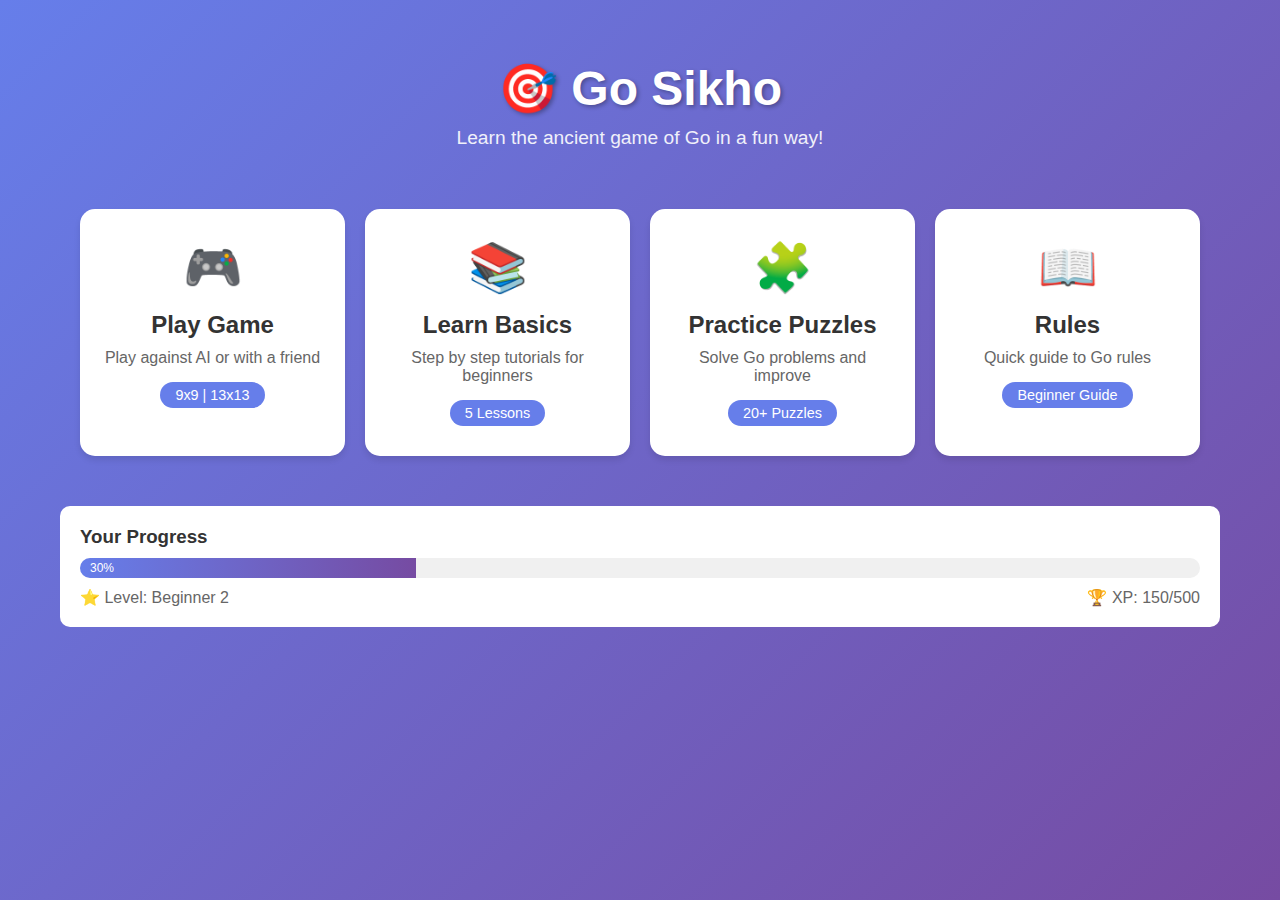
<file: index.html>
<!DOCTYPE html>
<html lang="en">
<head>
    <meta charset="UTF-8">
    <meta name="viewport" content="width=device-width, initial-scale=1.0">
    <title>Go Sikho - Learn Go/Weiqi/Baduk</title>
    <link rel="stylesheet" href="css/style.css">
</head>
<body>
    <div class="container">
        <!-- Header -->
        <header class="header">
            <h1>🎯 Go Sikho</h1>
            <p>Learn the ancient game of Go in a fun way!</p>
        </header>

        <!-- Main Menu -->
        <div class="menu-grid">
            <!-- Play Card -->
            <div class="card" onclick="window.location.href='game.html'">
                <div class="card-icon">🎮</div>
                <h2>Play Game</h2>
                <p>Play against AI or with a friend</p>
                <div class="card-badge">9x9 | 13x13</div>
            </div>

            <!-- Tutorial Card -->
            <div class="card" onclick="window.location.href='tutorial.html'">
                <div class="card-icon">📚</div>
                <h2>Learn Basics</h2>
                <p>Step by step tutorials for beginners</p>
                <div class="card-badge">5 Lessons</div>
            </div>

            <!-- Puzzles Card -->
            <div class="card" onclick="startPuzzles()">
                <div class="card-icon">🧩</div>
                <h2>Practice Puzzles</h2>
                <p>Solve Go problems and improve</p>
                <div class="card-badge">20+ Puzzles</div>
            </div>

            <!-- Rules Card -->
            <div class="card" onclick="showRules()">
                <div class="card-icon">📖</div>
                <h2>Rules</h2>
                <p>Quick guide to Go rules</p>
                <div class="card-badge">Beginner Guide</div>
            </div>
        </div>

        <!-- Progress Section -->
        <div class="progress-section">
            <h3>Your Progress</h3>
            <div class="progress-bar">
                <div class="progress-fill" style="width: 30%">30%</div>
            </div>
            <div class="stats">
                <span>⭐ Level: Beginner 2</span>
                <span>🏆 XP: 150/500</span>
            </div>
        </div>

        <!-- Rules Modal (Hidden by default) -->
        <div id="rulesModal" class="modal">
            <div class="modal-content">
                <span class="close" onclick="closeRules()">&times;</span>
                <h2>Go Rules - Quick Guide</h2>
                <div class="rules-list">
                    <div class="rule-item">
                        <h3>1. Liberties</h3>
                        <p>Empty points adjacent to a stone are called "liberties". A stone needs at least one liberty to survive.</p>
                    </div>
                    <div class="rule-item">
                        <h3>2. Capture</h3>
                        <p>When a stone loses its last liberty, it is captured and removed from the board.</p>
                    </div>
                    <div class="rule-item">
                        <h3>3. Ko Rule</h3>
                        <p>You cannot repeat the same board position immediately.</p>
                    </div>
                    <div class="rule-item">
                        <h3>4. Territory</h3>
                        <p>The goal is to surround more empty area than your opponent.</p>
                    </div>
                </div>
            </div>
        </div>
    </div>

    <script src="js/utils.js"></script>
    <script>
        function showRules() {
            document.getElementById('rulesModal').style.display = 'block';
        }

        function closeRules() {
            document.getElementById('rulesModal').style.display = 'none';
        }

        function startPuzzles() {
            alert('Puzzles mode coming soon! Practice with tutorials first.');
        }

        // Close modal when clicking outside
        window.onclick = function(event) {
            const modal = document.getElementById('rulesModal');
            if (event.target == modal) {
                modal.style.display = 'none';
            }
        }
    </script>
</body>
</html>
</file>
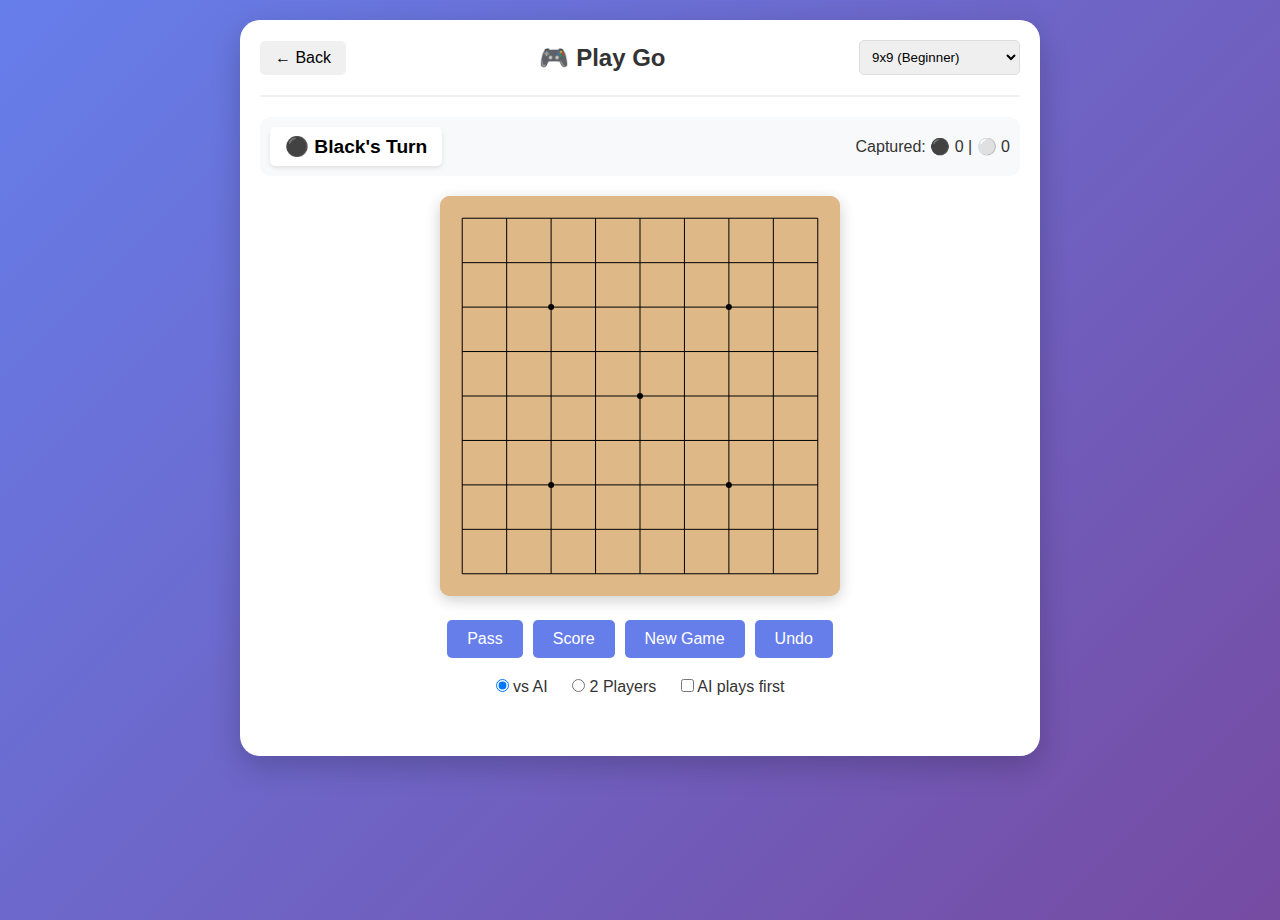
<file: game.html>
<!DOCTYPE html>
<html lang="en">
<head>
    <meta charset="UTF-8">
    <meta name="viewport" content="width=device-width, initial-scale=1.0">
    <title>Play Go - Go Sikho</title>
    <link rel="stylesheet" href="css/style.css">
</head>
<body>
    <div class="game-container">
        <!-- Header -->
        <div class="game-header">
            <button onclick="window.location.href='index.html'" class="back-btn">← Back</button>
            <h2>🎮 Play Go</h2>
            <select id="boardSize" onchange="changeBoardSize()">
                <option value="9">9x9 (Beginner)</option>
                <option value="13">13x13 (Intermediate)</option>
                <option value="19">19x19 (Advanced)</option>
            </select>
        </div>

        <!-- Game Info -->
        <div class="game-info">
            <div class="player-turn" id="currentPlayer">
                ⚫ Black's Turn
            </div>
            <div class="captured-stones">
                <span>Captured: ⚫ <span id="blackCaptured">0</span> | ⚪ <span id="whiteCaptured">0</span></span>
            </div>
        </div>

        <!-- Game Board -->
        <div class="board-container">
            <canvas id="goBoard" width="400" height="400"></canvas>
        </div>

        <!-- Game Controls -->
        <div class="game-controls">
            <button class="btn" onclick="pass()">Pass</button>
            <button class="btn" onclick="calculateScore()">Score</button>
            <button class="btn" onclick="resetGame()">New Game</button>
            <button class="btn" onclick="undo()">Undo</button>
        </div>

        <!-- Game Mode -->
        <div class="game-mode">
            <label>
                <input type="radio" name="gameMode" value="vsAI" checked onchange="changeGameMode()"> vs AI
            </label>
            <label>
                <input type="radio" name="gameMode" value="2player" onchange="changeGameMode()"> 2 Players
            </label>
            <label>
                <input type="checkbox" id="aiFirst"> AI plays first
            </label>
        </div>

        <!-- Message Area -->
        <div id="message" class="message"></div>
    </div>

    <script src="js/utils.js"></script>
    <script src="js/game.js"></script>
    <script src="js/ai.js"></script>
    <script>
        // Initialize game when page loads
        window.onload = function() {
            initGame();
        };
    </script>
</body>
</html>
</file>
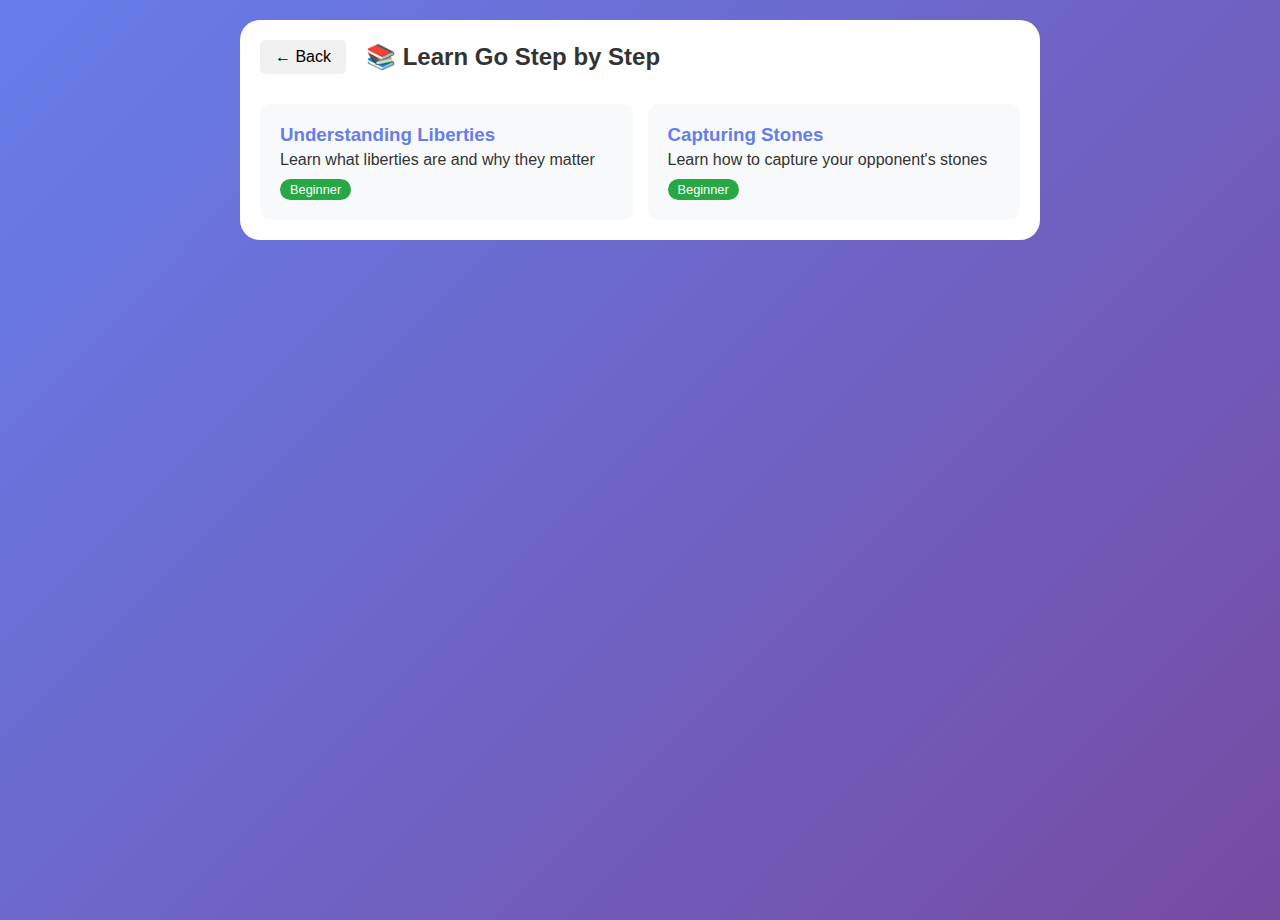
<file: tutorial.html>
<!DOCTYPE html>
<html lang="en">
<head>
    <meta charset="UTF-8">
    <meta name="viewport" content="width=device-width, initial-scale=1.0">
    <title>Learn Go - Go Sikho</title>
    <link rel="stylesheet" href="css/style.css">
</head>
<body>
    <div class="tutorial-container">
        <!-- Header -->
        <div class="tutorial-header">
            <button onclick="window.location.href='index.html'" class="back-btn">← Back</button>
            <h2>📚 Learn Go Step by Step</h2>
        </div>

        <!-- Tutorial List -->
        <div class="tutorial-list" id="tutorialList">
            <!-- Tutorials will be loaded here by JavaScript -->
        </div>

        <!-- Active Tutorial (Hidden by default) -->
        <div id="activeTutorial" class="active-tutorial" style="display: none;">
            <div class="tutorial-progress">
                <span id="tutorialTitle"></span>
                <span id="stepCounter">Step 1/5</span>
            </div>
            
            <div class="tutorial-board-container">
                <canvas id="tutorialBoard" width="300" height="300"></canvas>
            </div>
            
            <div class="tutorial-instruction" id="tutorialInstruction">
                Click on the board to make your move...
            </div>
            
            <div class="tutorial-controls">
                <button class="btn" onclick="previousStep()" id="prevBtn">← Previous</button>
                <button class="btn" onclick="nextStep()" id="nextBtn">Next →</button>
                <button class="btn" onclick="exitTutorial()">Exit Tutorial</button>
            </div>
            
            <div id="tutorialFeedback" class="tutorial-feedback"></div>
        </div>
    </div>

    <script src="js/utils.js"></script>
    <script src="js/tutorial.js"></script>
</body>
</html>
</file>
<file: css/style.css>
/* Global Styles */
* {
    margin: 0;
    padding: 0;
    box-sizing: border-box;
}

body {
    font-family: 'Segoe UI', Tahoma, Geneva, Verdana, sans-serif;
    background: linear-gradient(135deg, #667eea 0%, #764ba2 100%);
    min-height: 100vh;
    color: #333;
}

.container {
    max-width: 1200px;
    margin: 0 auto;
    padding: 20px;
}

/* Header Styles */
.header {
    text-align: center;
    color: white;
    padding: 40px 20px;
}

.header h1 {
    font-size: 3em;
    margin-bottom: 10px;
    text-shadow: 2px 2px 4px rgba(0,0,0,0.3);
}

.header p {
    font-size: 1.2em;
    opacity: 0.9;
}

/* Menu Grid */
.menu-grid {
    display: grid;
    grid-template-columns: repeat(auto-fit, minmax(250px, 1fr));
    gap: 20px;
    padding: 20px;
}

.card {
    background: white;
    border-radius: 15px;
    padding: 30px 20px;
    text-align: center;
    cursor: pointer;
    transition: transform 0.3s, box-shadow 0.3s;
    box-shadow: 0 4px 6px rgba(0,0,0,0.1);
}

.card:hover {
    transform: translateY(-5px);
    box-shadow: 0 8px 15px rgba(0,0,0,0.2);
}

.card-icon {
    font-size: 3em;
    margin-bottom: 15px;
}

.card h2 {
    margin-bottom: 10px;
    color: #333;
}

.card p {
    color: #666;
    margin-bottom: 15px;
}

.card-badge {
    display: inline-block;
    background: #667eea;
    color: white;
    padding: 5px 15px;
    border-radius: 20px;
    font-size: 0.9em;
}

/* Progress Section */
.progress-section {
    background: white;
    border-radius: 10px;
    padding: 20px;
    margin-top: 30px;
}

.progress-bar {
    background: #f0f0f0;
    height: 20px;
    border-radius: 10px;
    margin: 10px 0;
    overflow: hidden;
}

.progress-fill {
    background: linear-gradient(90deg, #667eea, #764ba2);
    height: 100%;
    color: white;
    font-size: 12px;
    line-height: 20px;
    padding-left: 10px;
}

.stats {
    display: flex;
    justify-content: space-between;
    color: #666;
    margin-top: 10px;
}

/* Modal Styles */
.modal {
    display: none;
    position: fixed;
    top: 0;
    left: 0;
    width: 100%;
    height: 100%;
    background: rgba(0,0,0,0.5);
    z-index: 1000;
}

.modal-content {
    background: white;
    margin: 10% auto;
    padding: 30px;
    width: 80%;
    max-width: 600px;
    border-radius: 10px;
    position: relative;
}

.close {
    position: absolute;
    right: 20px;
    top: 10px;
    font-size: 28px;
    cursor: pointer;
}

/* Rules List */
.rules-list {
    margin-top: 20px;
}

.rule-item {
    margin-bottom: 20px;
    padding: 15px;
    background: #f8f9fa;
    border-radius: 8px;
}

.rule-item h3 {
    color: #667eea;
    margin-bottom: 8px;
}

/* Game Page Styles */
.game-container {
    max-width: 800px;
    margin: 20px auto;
    background: white;
    border-radius: 20px;
    padding: 20px;
    box-shadow: 0 10px 30px rgba(0,0,0,0.2);
}

.game-header {
    display: flex;
    justify-content: space-between;
    align-items: center;
    margin-bottom: 20px;
    padding-bottom: 20px;
    border-bottom: 2px solid #f0f0f0;
}

.back-btn {
    padding: 8px 15px;
    background: #f0f0f0;
    border: none;
    border-radius: 5px;
    cursor: pointer;
    font-size: 1em;
}

.back-btn:hover {
    background: #e0e0e0;
}

#boardSize {
    padding: 8px;
    border-radius: 5px;
    border: 1px solid #ddd;
}

.game-info {
    display: flex;
    justify-content: space-between;
    align-items: center;
    margin-bottom: 20px;
    padding: 10px;
    background: #f8f9fa;
    border-radius: 10px;
}

.player-turn {
    font-size: 1.2em;
    font-weight: bold;
    padding: 8px 15px;
    background: white;
    border-radius: 5px;
    box-shadow: 0 2px 4px rgba(0,0,0,0.1);
}

.board-container {
    text-align: center;
    margin: 20px 0;
}

#goBoard {
    background: #DEB887;
    border-radius: 10px;
    box-shadow: 0 4px 15px rgba(0,0,0,0.2);
    cursor: pointer;
}

.game-controls {
    display: flex;
    justify-content: center;
    gap: 10px;
    margin: 20px 0;
}

.btn {
    padding: 10px 20px;
    background: #667eea;
    color: white;
    border: none;
    border-radius: 5px;
    cursor: pointer;
    font-size: 1em;
    transition: background 0.3s;
}

.btn:hover {
    background: #764ba2;
}

.game-mode {
    text-align: center;
    margin: 20px 0;
}

.game-mode label {
    margin: 0 10px;
    cursor: pointer;
}

.message {
    text-align: center;
    padding: 10px;
    margin-top: 10px;
    border-radius: 5px;
    font-weight: bold;
}

/* Tutorial Page Styles */
.tutorial-container {
    max-width: 800px;
    margin: 20px auto;
    background: white;
    border-radius: 20px;
    padding: 20px;
}

.tutorial-header {
    display: flex;
    align-items: center;
    gap: 20px;
    margin-bottom: 30px;
}

.tutorial-list {
    display: grid;
    grid-template-columns: repeat(auto-fit, minmax(250px, 1fr));
    gap: 15px;
}

.tutorial-item {
    background: #f8f9fa;
    padding: 20px;
    border-radius: 10px;
    cursor: pointer;
    transition: transform 0.3s;
}

.tutorial-item:hover {
    transform: translateX(5px);
    background: #e9ecef;
}

.tutorial-item h3 {
    color: #667eea;
    margin-bottom: 5px;
}

.tutorial-item .difficulty {
    display: inline-block;
    padding: 3px 10px;
    background: #28a745;
    color: white;
    border-radius: 15px;
    font-size: 0.8em;
    margin-top: 10px;
}

.active-tutorial {
    margin-top: 20px;
}

.tutorial-progress {
    display: flex;
    justify-content: space-between;
    margin-bottom: 20px;
    padding: 10px;
    background: #f8f9fa;
    border-radius: 5px;
}

.tutorial-board-container {
    text-align: center;
    margin: 20px 0;
}

#tutorialBoard {
    background: #DEB887;
    border-radius: 10px;
    cursor: pointer;
}

.tutorial-instruction {
    background: #e3f2fd;
    padding: 15px;
    border-radius: 8px;
    margin: 15px 0;
    font-size: 1.1em;
}

.tutorial-controls {
    display: flex;
    justify-content: center;
    gap: 10px;
    margin: 20px 0;
}

.tutorial-feedback {
    text-align: center;
    padding: 15px;
    border-radius: 8px;
    font-weight: bold;
    margin-top: 15px;
}

.feedback-correct {
    background: #d4edda;
    color: #155724;
    border: 1px solid #c3e6cb;
}

.feedback-incorrect {
    background: #f8d7da;
    color: #721c24;
    border: 1px solid #f5c6cb;
}

/* Responsive Design */
@media (max-width: 768px) {
    .header h1 {
        font-size: 2em;
    }
    
    .menu-grid {
        grid-template-columns: 1fr;
    }
    
    .game-header {
        flex-direction: column;
        gap: 10px;
    }
    
    #goBoard, #tutorialBoard {
        width: 300px;
        height: 300px;
    }
}
</file>
